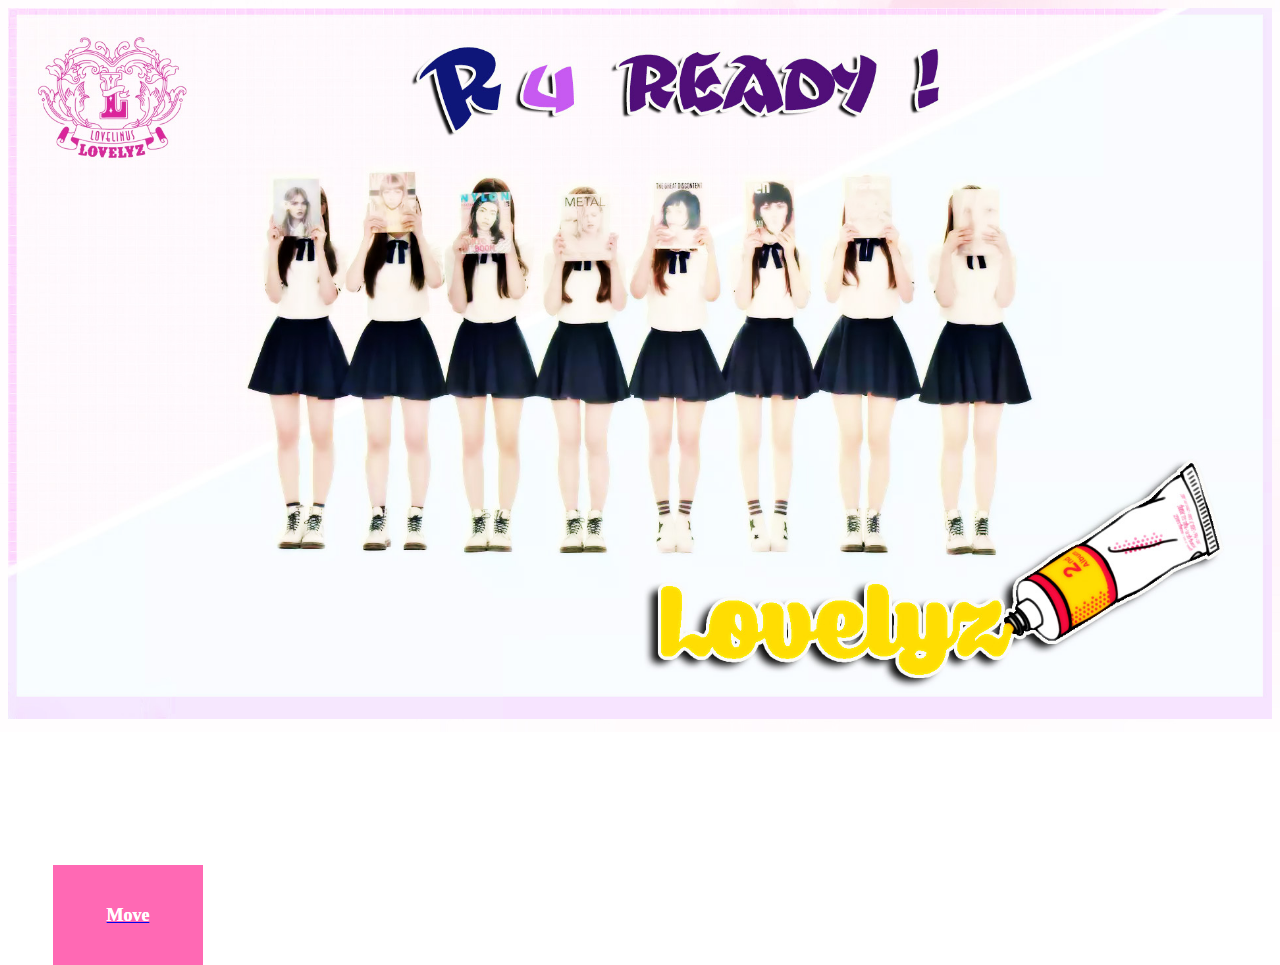
<file: index.html>
<!doctype html>
<html>
<head>
<meta charset="utf-8">
<title>Lovelyz</title>
<link href="style.css" rel="stylesheet" type="text/css">

</head>

<body>

<img src="image/cover/lovelyz_main.jpg" width="100%" height="100%" alt="main"/>
<div class="container"><a href="main.html" target="_self">
	<div class="flip-btn">
		<div class="front"><b>Move</b></div>
		<div class="back"><b>Go!</b></div>
	</div>
</body>
<footer>

</footer>


</html>
</file>
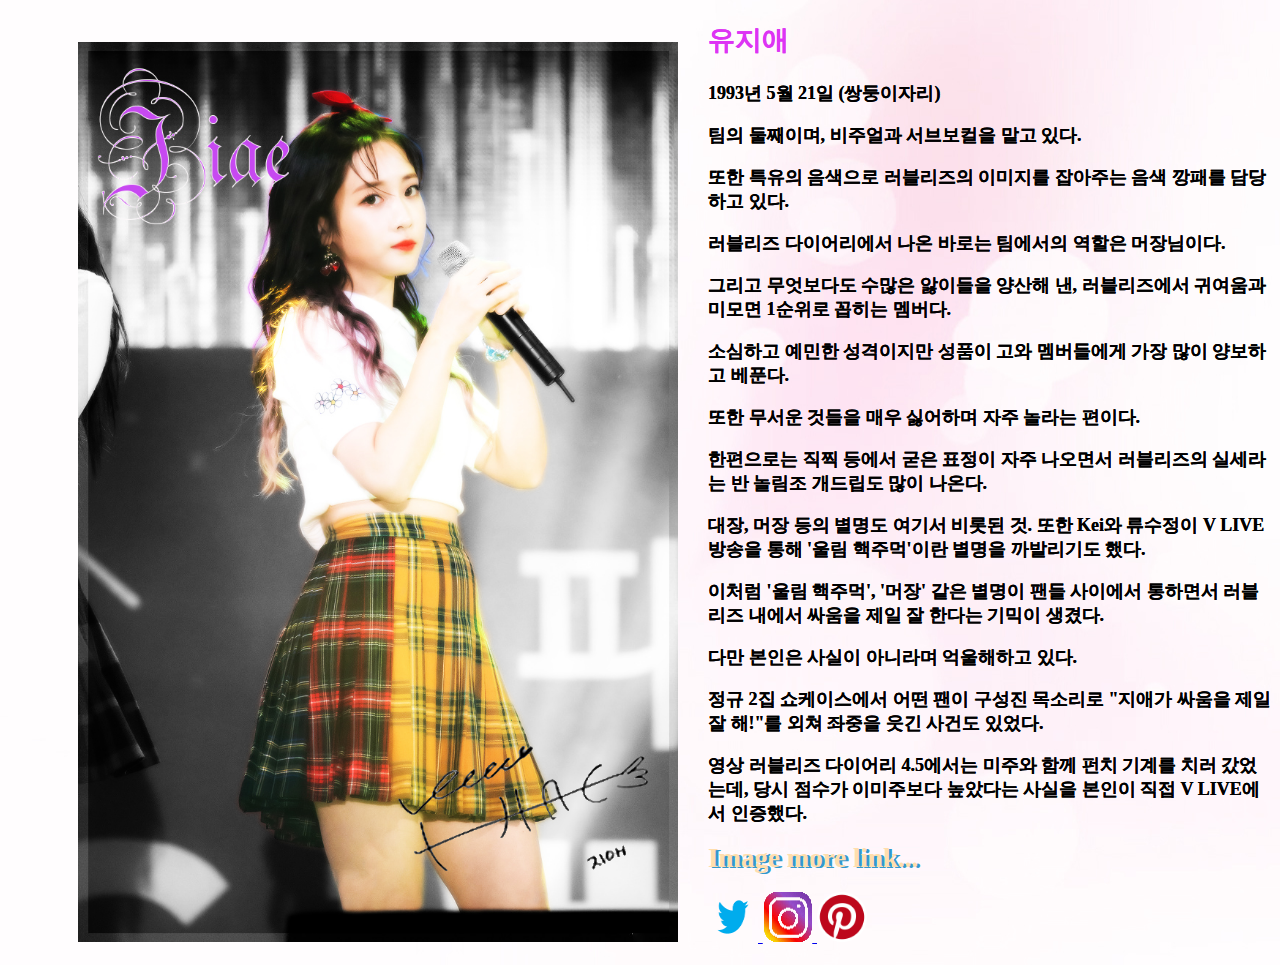
<file: jiae.html>
<!doctype html>
<html>
<head>
<title>jiae</title>
<meta charset="utf-8">
<link href="style.css" rel="stylesheet" type="text/css">
</head>

<body>
	<ul>
		<setion id="container">
<a href="main.html" target="_self">
<div><img src="image/cover/jiae cover.jpg" width="600" height="auto" alt="jiae"align="left" vspace=20 hspace=30/>
	</a>
	</setion>
	</ul>
	<section id= "container">


        <ul>
		<h2 style="color: #DD34F4">유지애</h2>
			                          <p>1993년 5월 21일 (쌍둥이자리)</p>
                   			          <p>팀의 둘째이며, 비주얼과 서브보컬을 맡고 있다.</p>
									  <p>또한 특유의 음색으로 러블리즈의 이미지를 잡아주는 음색 깡패를 담당하고 있다.</p>
									  <p>러블리즈 다이어리에서 나온 바로는 팀에서의 역할은 머장님이다.</p>
									  <p>그리고 무엇보다도 수많은 앓이들을 양산해 낸, 러블리즈에서 귀여움과 미모면 1순위로 꼽히는 멤버다.</p>
			                          <p>소심하고 예민한 성격이지만 성품이 고와 멤버들에게 가장 많이 양보하고 베푼다.</p>
			                          <p>또한 무서운 것들을 매우 싫어하며 자주 놀라는 편이다.</p>
			                          <p>한편으로는 직찍 등에서 굳은 표정이 자주 나오면서 러블리즈의 실세라는 반 놀림조 개드립도 많이 나온다.</p>
			                          <p>대장, 머장 등의 별명도 여기서 비롯된 것. 또한 Kei와 류수정이 V LIVE 방송을 통해 '울림 핵주먹'이란 별명을 까발리기도 했다.</p>
                                      <p>이처럼 '울림 핵주먹', '머장' 같은 별명이 팬들 사이에서 통하면서 러블리즈 내에서 싸움을 제일 잘 한다는 기믹이 생겼다.</p>
			                          <p>다만 본인은 사실이 아니라며 억울해하고 있다.</p>
			                          <p>정규 2집 쇼케이스에서 어떤 팬이 구성진 목소리로 "지애가 싸움을 제일 잘 해!"를 외쳐 좌중을 웃긴 사건도 있었다.</p>
			                          <p>영상 러블리즈 다이어리 4.5에서는 미주와 함께 펀치 기계를 치러 갔었는데,
									     당시 점수가 이미주보다 높았다는 사실을 본인이 직접 V LIVE에서 인증했다.</p>

</ul>
									<div> 
	                             <ul>
								  <p><pu><sh>Image more link...</sh></pu></p>
	                             </ul>
								  
	                            <p>
								<ul>
						            <a href="https://twitter.com/hashtag/%EC%9C%A0%EC%A7%80%EC%95%A0" target="_blank">
									  <img src="image/logo/twitter logo.gif" width="50" height="50" alt="twitter"/>
										</a> 
										
	                               
	                                <a href="https://www.instagram.com/9.3.0521/?hl=ko" target="_blank">								      
									<img src="image/logo/instagram logo.gif" width="50" height="50" alt="instagram"/> 
								    </a>                                  
									
									<a href="https://www.pinterest.co.kr/search/pins/?q=%EC%9C%A0%EC%A7%80%EC%95%A0&rs=typed&term_meta[]=%EC%9C%A0%EC%A7%80%EC%95%A0%7Ctyped" target="_blank">							   			
									<img src="image/logo/Pinterest-logo.gif" width="50" height="50" alt="pinterest"/>
                                </ul>
	                               </p>		
	                               </div>
										  

  </section>
</div>

</body>


<footer>

</footer>
</html>
</file>
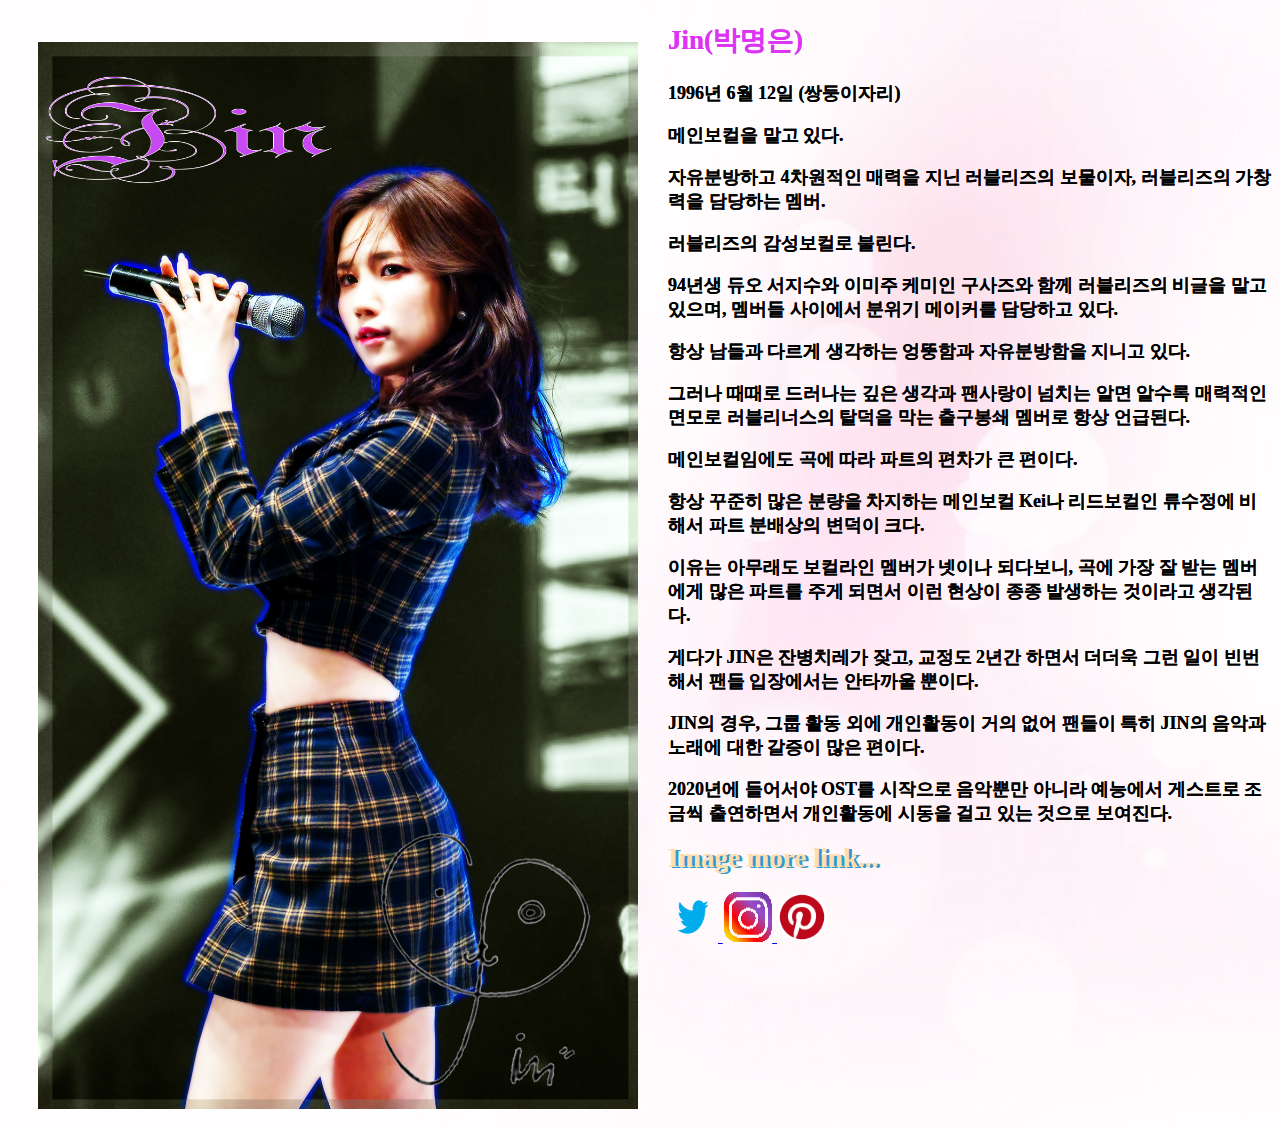
<file: jin.html>
<!doctype html>
<html>
<head>
	<title>jin</title>
<meta charset="utf-8">
<link href="style.css" rel="stylesheet" type="text/css">
</head>

<body>
	<section id= "container">
	<div>
		<a href="main.html" target="_self">
		<img src="image/cover/jin cover.jpg" width="600" height="auto" alt="jin"align="left" vspace=20 hspace=30/>
		</a>
		</setion>
<section id= "container">
    <ul>
		<h2 style="color: #DD34F4">Jin(박명은)</h2>
		<p>1996년 6월 12일 (쌍둥이자리)</p>
		<p> 메인보컬을 맡고 있다.</p>
        <p>자유분방하고 4차원적인 매력을 지닌 러블리즈의 보물이자, 러블리즈의 가창력을 담당하는 멤버.</p>
		<p>러블리즈의 감성보컬로 불린다.</p>
		<p>94년생 듀오 서지수와 이미주 케미인 구사즈와 함께 러블리즈의 비글을 맡고 있으며, 멤버들 사이에서 분위기 메이커를 담당하고 있다.</p>
		<p>항상 남들과 다르게 생각하는 엉뚱함과 자유분방함을 지니고 있다.</p>
		<p>그러나 때때로 드러나는 깊은 생각과 팬사랑이 넘치는 알면 알수록 매력적인 면모로 러블리너스의 탈덕을 막는 출구봉쇄 멤버로 항상 언급된다.</p>
		<p>메인보컬임에도 곡에 따라 파트의 편차가 큰 편이다.
		<p>항상 꾸준히 많은 분량을 차지하는 메인보컬 Kei나 리드보컬인 류수정에 비해서 파트 분배상의 변덕이 크다.
		<p>이유는 아무래도 보컬라인 멤버가 넷이나 되다보니, 곡에 가장 잘 받는 멤버에게 많은 파트를 주게 되면서 이런 현상이 종종 발생하는 것이라고 생각된다.</p>
		<p>게다가 JIN은 잔병치레가 잦고, 교정도 2년간 하면서 더더욱 그런 일이 빈번해서 팬들 입장에서는 안타까울 뿐이다.
		<p>JIN의 경우, 그룹 활동 외에 개인활동이 거의 없어 팬들이 특히 JIN의 음악과 노래에 대한 갈증이 많은 편이다.</p>
		<p>2020년에 들어서야 OST를 시작으로 음악뿐만 아니라 예능에서 게스트로 조금씩 출연하면서 개인활동에 시동을 걸고 있는 것으로 보여진다.</p>

</ul>

	   <div> 
	                             <ul>
								  <p><pu><sh>Image more link...</sh></pu></p>
	                             </ul>
								  
	                            <p>
								<ul>
						            <a href="https://twitter.com/search?q=%EB%9F%AC%EB%B8%94%EB%A6%AC%EC%A6%88%20jin&src=typed_query&f=top" target="_blank">
									  <img src="image/logo/twitter logo.gif" width="50" height="50" alt="twitter"/>
										</a> 
										
	                               
	                                <a href="https://www.instagram.com/myungnee_/?hl=ko" target="_blank">								      
									<img src="image/logo/instagram logo.gif" width="50" height="50" alt="instagram"/> 
								    </a>                                  
									
									<a href="https://www.pinterest.co.kr/search/pins/?q=%EB%9F%AC%EB%B8%94%EB%A6%AC%EC%A6%88%20jin&rs=typed&term_meta[]=%EB%9F%AC%EB%B8%94%EB%A6%AC%EC%A6%88%7Ctyped&term_meta[]=jin%7Ctyped" target="_blank">							   			
									<img src="image/logo/Pinterest-logo.gif" width="50" height="50" alt="pinterest"/>
                                </ul>
	                               </p>		
	                               </div>

</section>
</body>

<footer>

</footer>
</html>
</file>
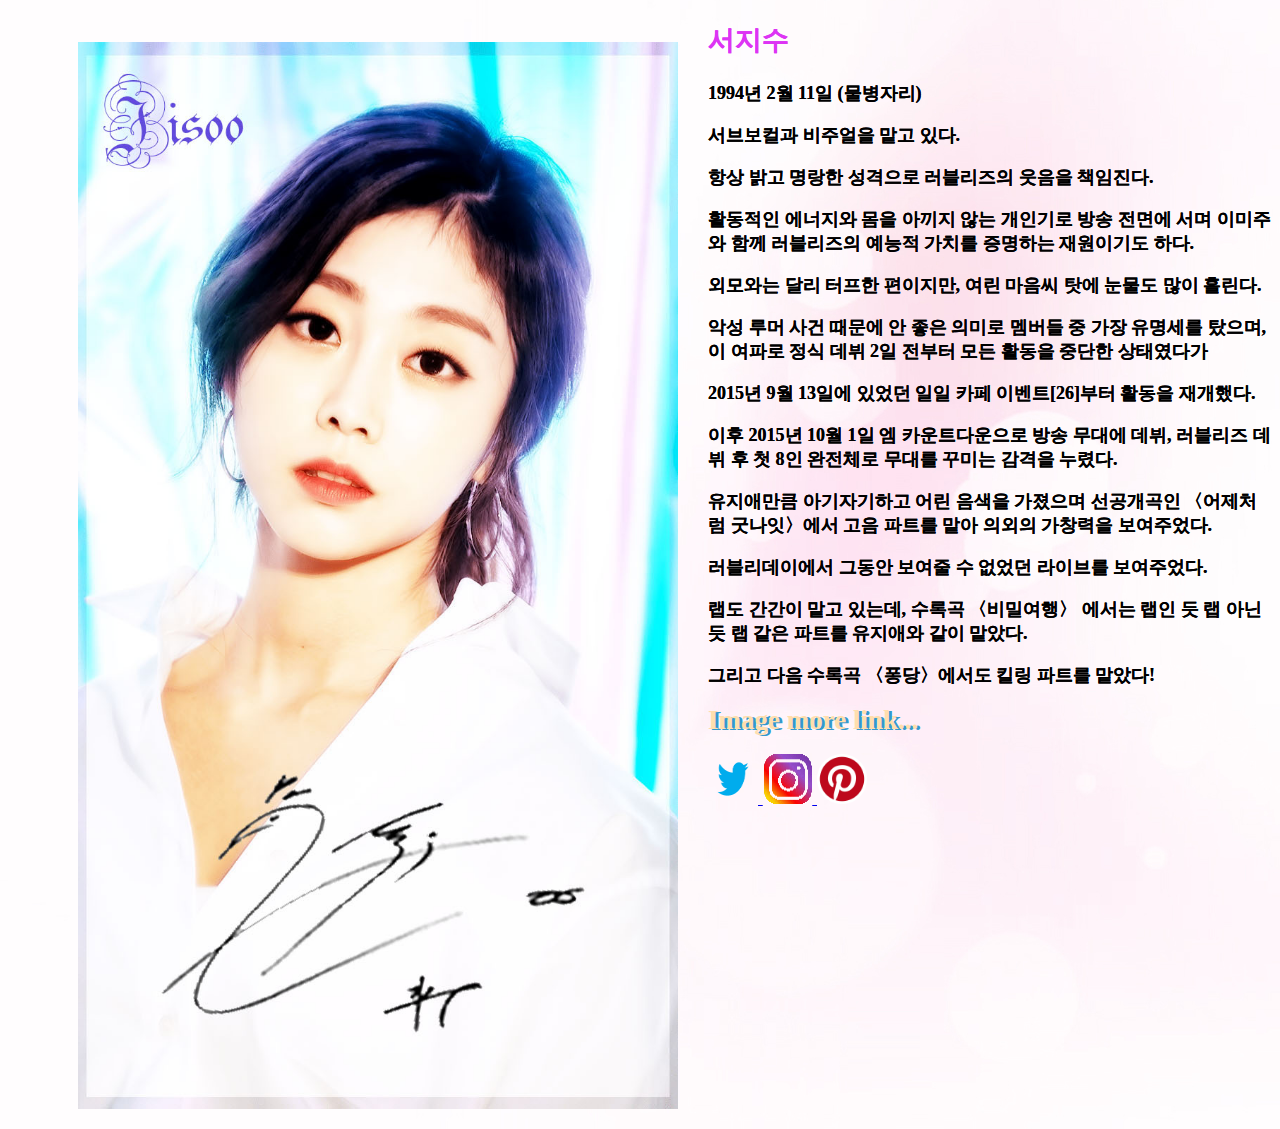
<file: jisoo.html>
<!doctype html>
<html>
<head>
<title>jisoo</title>
<meta charset="utf-8">
<link href="style.css" rel="stylesheet" type="text/css">
</head>

<body>
	<ul>
	<section id="container">
		<a href="main.html" target="_self">
	<img src="image/cover/jisoo cover.jpg" width="600" height="auto" alt="jisoo" align="left" vspace=20 hspace=30/>
		</a>
		</setion>
	</ul>
<div>
	<section id= "container">
    <ul>
		<h2 style="color: #DD34F4">서지수</h2>
                                  <p>1994년 2월 11일 (물병자리)</p>
		                          <p> 서브보컬과 비주얼을 맡고 있다.
                                  <p>항상 밝고 명랑한 성격으로 러블리즈의 웃음을 책임진다.</p>
		                          <p>활동적인 에너지와 몸을 아끼지 않는 개인기로 방송 전면에 서며 이미주와 함께 러블리즈의 예능적 가치를 증명하는 재원이기도 하다.</p>
		                          <p>외모와는 달리 터프한 편이지만, 여린 마음씨 탓에 눈물도 많이 흘린다.</p>
		                          <p>악성 루머 사건 때문에 안 좋은 의미로 멤버들 중 가장 유명세를 탔으며, 이 여파로 정식 데뷔 2일 전부터 모든 활동을 중단한 상태였다가</P>
								  <p>2015년 9월 13일에 있었던 일일 카페 이벤트[26]부터 활동을 재개했다.</p>
		                          <p>이후 2015년 10월 1일 엠 카운트다운으로 방송 무대에 데뷔, 러블리즈 데뷔 후 첫 8인 완전체로 무대를 꾸미는 감격을 누렸다.</p>
	                              <p>유지애만큼 아기자기하고 어린 음색을 가졌으며 선공개곡인 〈어제처럼 굿나잇〉에서 고음 파트를 맡아 의외의 가창력을 보여주었다.
		                          <p>러블리데이에서 그동안 보여줄 수 없었던 라이브를 보여주었다.</p>
	                              <p>랩도 간간이 맡고 있는데, 수록곡 〈비밀여행〉 에서는 랩인 듯 랩 아닌 듯 랩 같은 파트를 유지애와 같이 맡았다.</p>
								  <p>그리고 다음 수록곡 〈퐁당〉에서도 킬링 파트를 맡았다!</p>

  </ul>

	                              <div> 
	                             <ul>
								  <p><pu><sh>Image more link...</sh></pu></p>
	                             </ul>
								  
	                            <p>
								<ul>
						            <a href="https://twitter.com/search?q=%23%EB%9F%AC%EB%B8%94%EB%A6%AC%EC%A6%88%20%EC%84%9C%EC%A7%80%EC%88%98&src=typed_query&f=top" target="_blank">
									  <img src="image/logo/twitter logo.gif" width="50" height="50" alt="twitter"/>
										</a> 
										
	                               
	                                <a href="https://www.instagram.com/jeezepizza/?hl=kohttps://www.instagram.com/jeezepizza/?hl=ko" target="_blank">								      
									<img src="image/logo/instagram logo.gif" width="50" height="50" alt="instagram"/> 
								    </a>                                  
									
									<a href="https://www.pinterest.co.kr/search/pins/?q=%EB%9F%AC%EB%B8%94%EB%A6%AC%EC%A6%88%20%EC%84%9C%EC%A7%80%EC%88%98&rs=typed&term_meta[]=%EB%9F%AC%EB%B8%94%EB%A6%AC%EC%A6%88%7Ctyped&term_meta[]=%EC%84%9C%EC%A7%80%EC%88%98%7Ctyped" target="_blank">							   			
									<img src="image/logo/Pinterest-logo.gif" width="50" height="50" alt="pinterest"/>
                                </ul>
	                               </p>		
	                               </div>

</section>
</div>
</body>
<footer>
</footer>

</html>
</file>
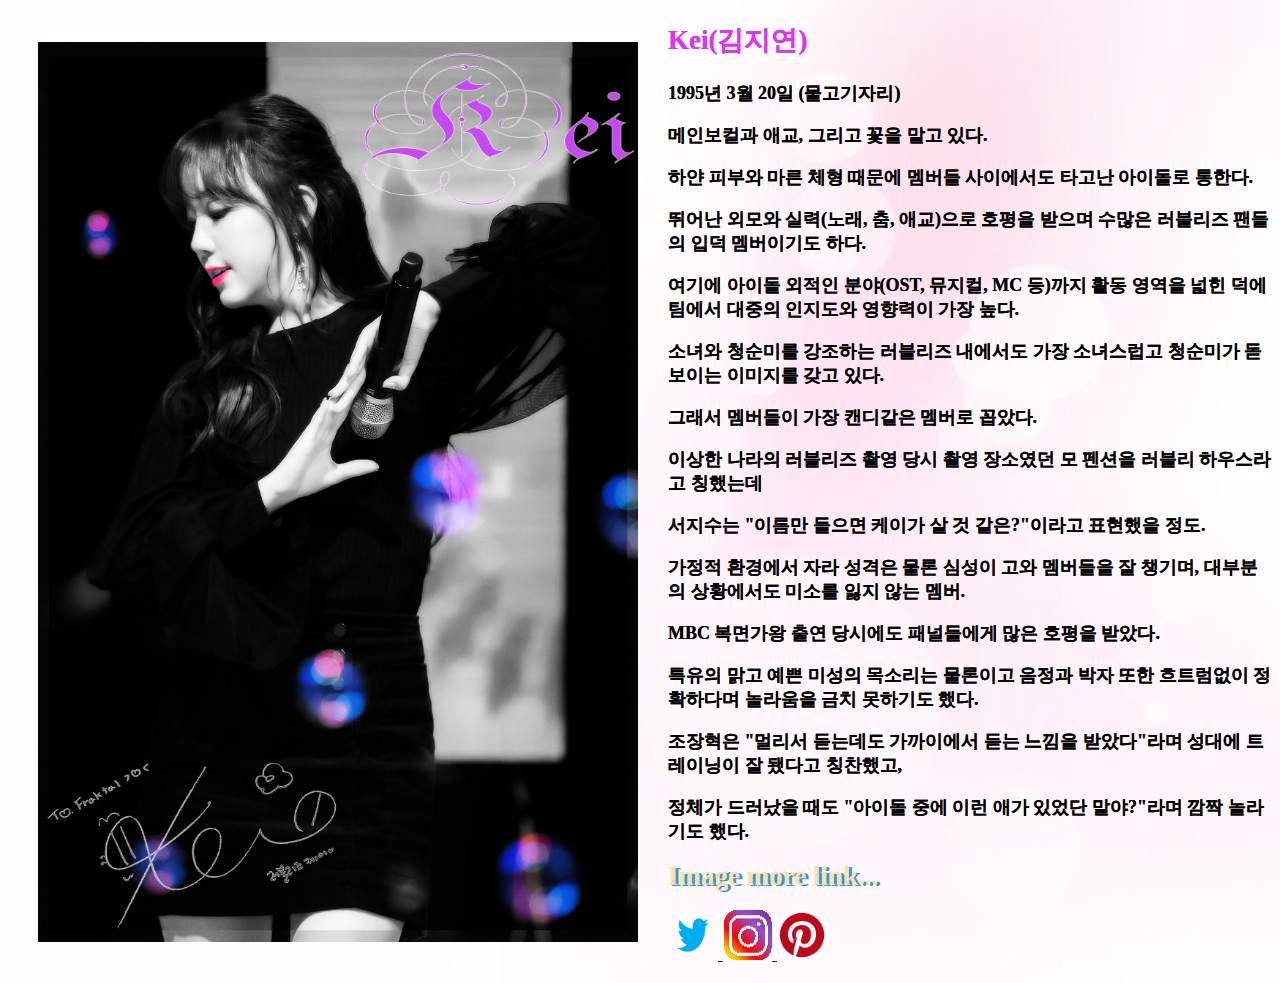
<file: kei.html>
<!doctype html>
<html>
<head>
<title>kei</title>
<meta charset="utf-8">
<link href="style.css" rel="stylesheet" type="text/css">
</head>
<body>
	<section id="container">
	 	<div>
			<a  href="main.html" target="_self">
	         <img src="image/cover/kei cover.jpg" width="600" height="auto" alt="kei"align="left" vspace=20 hspace=30/>
		</a>
		</div>
	</section>
	<section id= "container">
    <ul>
		<h2 style="color: #DD34F4">Kei(김지연)</h2>
			<p>1995년 3월 20일 (물고기자리)</p>
			<p>메인보컬과 애교, 그리고 꽃을 맡고 있다.</p>
            <p>하얀 피부와 마른 체형 때문에 멤버들 사이에서도 타고난 아이돌로 통한다.</p>
			<p>뛰어난 외모와 실력(노래, 춤, 애교)으로 호평을 받으며 수많은 러블리즈 팬들의 입덕 멤버이기도 하다.</p>
			<p>여기에 아이돌 외적인 분야(OST, 뮤지컬, MC 등)까지 활동 영역을 넓힌 덕에 팀에서 대중의 인지도와 영향력이 가장 높다.</p>
            <p>소녀와 청순미를 강조하는 러블리즈 내에서도 가장 소녀스럽고 청순미가 돋보이는 이미지를 갖고 있다.</p>
			<p>그래서 멤버들이 가장 캔디같은 멤버로 꼽았다.</p>
			<p>이상한 나라의 러블리즈 촬영 당시 촬영 장소였던 모 펜션을 러블리 하우스라고 칭했는데
			<p>서지수는 "이름만 들으면 케이가 살 것 같은?"이라고 표현했을 정도.</p>
			<p>가정적 환경에서 자라 성격은 물론 심성이 고와 멤버들을 잘 챙기며, 대부분의 상황에서도 미소를 잃지 않는 멤버.</p>
			<p>MBC 복면가왕 출연 당시에도 패널들에게 많은 호평을 받았다.
			<p>특유의 맑고 예쁜 미성의 목소리는 물론이고 음정과 박자 또한 흐트럼없이 정확하다며 놀라움을 금치 못하기도 했다.</p>
			<p>조장혁은 "멀리서 듣는데도 가까이에서 듣는 느낌을 받았다"라며 성대에 트레이닝이 잘 됐다고 칭찬했고,
			<p>정체가 드러났을 때도 "아이돌 중에 이런 애가 있었단 말야?"라며 깜짝 놀라기도 했다.</p>
      </ul>

		     <div> 
	                             <ul>
								  <p><pu><sh>Image more link...</sh></pu></p>
	                             </ul>
								  
	                            <p>
								<ul>
						            <a href="https://twitter.com/search?q=%EB%9F%AC%EB%B8%94%EB%A6%AC%EC%A6%88%20kei&src=typed_query&f=top" target="_blank">
									  <img src="image/logo/twitter logo.gif" width="50" height="50" alt="twitter"/>
										</a> 
										
	                               
	                                <a href="https://www.instagram.com/_flower_kei/?hl=ko" target="_blank">								      
									<img src="image/logo/instagram logo.gif" width="50" height="50" alt="instagram"/> 
								    </a>                                  
									
									<a href="https://www.pinterest.co.kr/search/pins/?q=%EB%9F%AC%EB%B8%94%EB%A6%AC%EC%A6%88%20KEI&rs=typed&term_meta[]=%EB%9F%AC%EB%B8%94%EB%A6%AC%EC%A6%88%7Ctyped&term_meta[]=KEI%7Ctyped" target="_blank">							   			
									<img src="image/logo/Pinterest-logo.gif" width="50" height="50" alt="pinterest"/>
                                </ul>
	                               </p>		
	                               </div>


    </section>

</div>
</body>
<footer>
</footer>
</html>
</file>
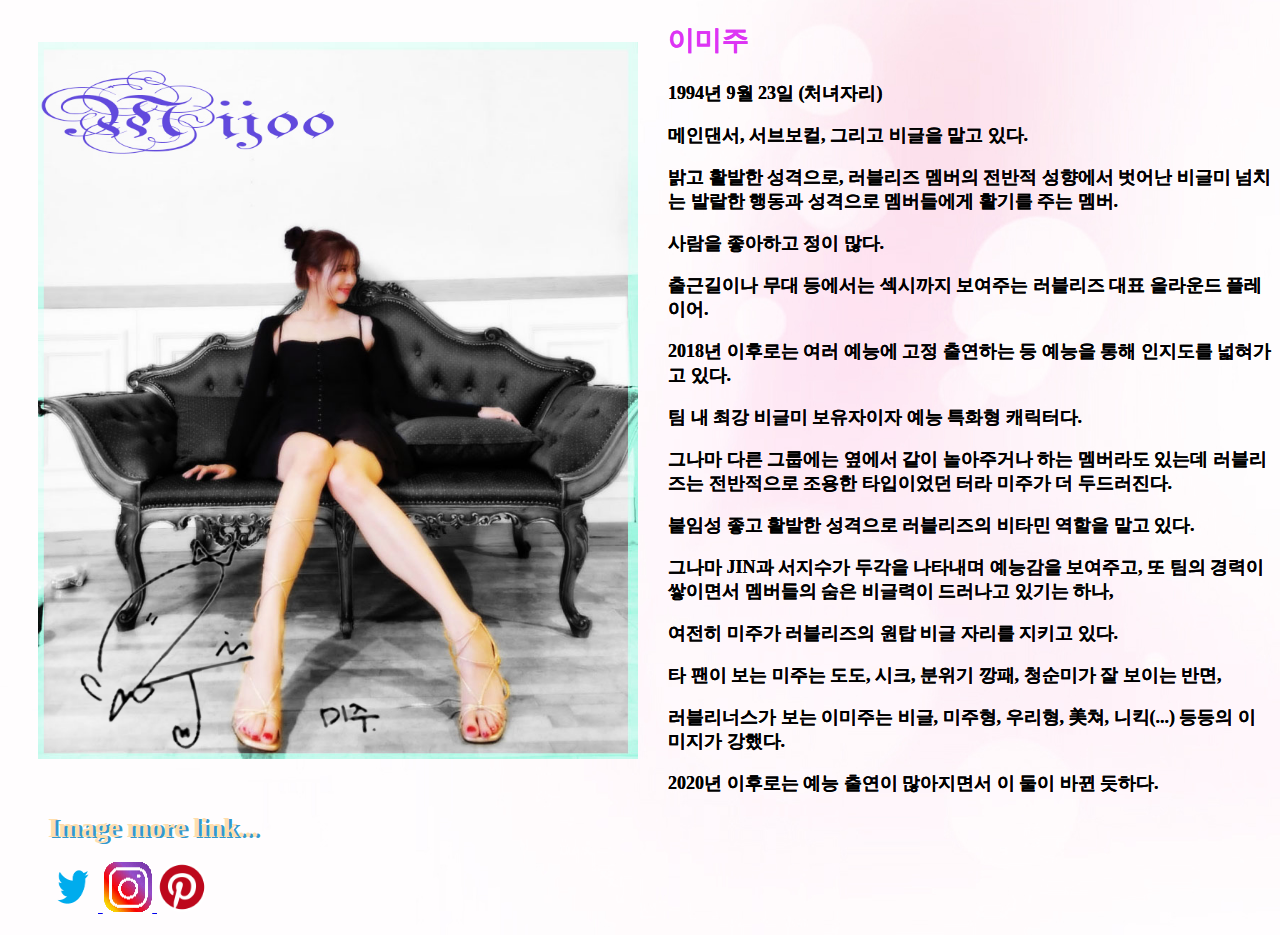
<file: mijoo.html>
<!doctype html>
<html>
<head>
<title>mijoo</title>
<meta charset="utf-8">
<link href="style.css" rel="stylesheet" type="text/css">
</head>

<body>
	<section id= "container">
		
	<div>
		<a href="main.html" target="_self">
		<img src="image/cover/mijoo cover.jpg" width="600" height="auto" alt="mijoo"align="left" vspace=20 hspace=30/>
		</a>
		</setion>
	<section id= "container">
        <ul>
		<h2 style="color: #DD34F4">이미주</h2>
		    <p>1994년 9월 23일 (처녀자리)</p>
            <p>메인댄서, 서브보컬, 그리고 비글을 맡고 있다.
            <p>밝고 활발한 성격으로, 러블리즈 멤버의 전반적 성향에서 벗어난 비글미 넘치는 발랄한 행동과 성격으로 멤버들에게 활기를 주는 멤버.</p>
		    <p>사람을 좋아하고 정이 많다.</p>
		    <p>출근길이나 무대 등에서는 섹시까지 보여주는 러블리즈 대표 올라운드 플레이어.</p>
		    <p>2018년 이후로는 여러 예능에 고정 출연하는 등 예능을 통해 인지도를 넓혀가고 있다.</p>
			<p>팀 내 최강 비글미 보유자이자 예능 특화형 캐릭터다.</p>
			<p>그나마 다른 그룹에는 옆에서 같이 놀아주거나 하는 멤버라도 있는데 러블리즈는 전반적으로 조용한 타입이었던 터라 미주가 더 두드러진다.</p>
			<p>붙임성 좋고 활발한 성격으로 러블리즈의 비타민 역할을 맡고 있다.</p>
			<p>그나마 JIN과 서지수가 두각을 나타내며 예능감을 보여주고, 또 팀의 경력이 쌓이면서 멤버들의 숨은 비글력이 드러나고 있기는 하나,</p>
			<p>여전히 미주가 러블리즈의 원탑 비글 자리를 지키고 있다.</p>
			<p>타 팬이 보는 미주는 도도, 시크, 분위기 깡패, 청순미가 잘 보이는 반면,</p>
			<p>러블리너스가 보는 이미주는 비글, 미주형, 우리형, 美쳐, 니킥(...) 등등의 이미지가 강했다.</p>
			<p>2020년 이후로는 예능 출연이 많아지면서 이 둘이 바뀐 듯하다.</p>
      </ul>

		     <div> 
	                             <ul>
								  <p><pu><sh>Image more link...</sh></pu></p>
	                             </ul>
								  
	                            <p>
								<ul>
						            <a href="https://twitter.com/hashtag/%EC%9D%B4%EB%AF%B8%EC%A3%BC" target="_blank">
									  <img src="image/logo/twitter logo.gif" width="50" height="50" alt="twitter"/>
										</a> 
										
	                               
	                                <a href="https://www.instagram.com/lvlz__mijoo/" target="_blank">								      
									<img src="image/logo/instagram logo.gif" width="50" height="50" alt="instagram"/> 
								    </a>                                  
									
									<a href="https://www.pinterest.co.kr/search/pins/?q=%EB%9F%AC%EB%B8%94%EB%A6%AC%EC%A6%88%20%EC%9D%B4%EB%AF%B8%EC%A3%BC&rs=typed&term_meta[]=%EB%9F%AC%EB%B8%94%EB%A6%AC%EC%A6%88%7Ctyped&term_meta[]=%EC%9D%B4%EB%AF%B8%EC%A3%BC%7Ctyped" target="_blank">							   			
									<img src="image/logo/Pinterest-logo.gif" width="50" height="50" alt="pinterest"/>
                                </ul>
	                               </p>		
	                               </div>



    </section>

</div>

</body>

<footer>

</footer>
</html>
</file>
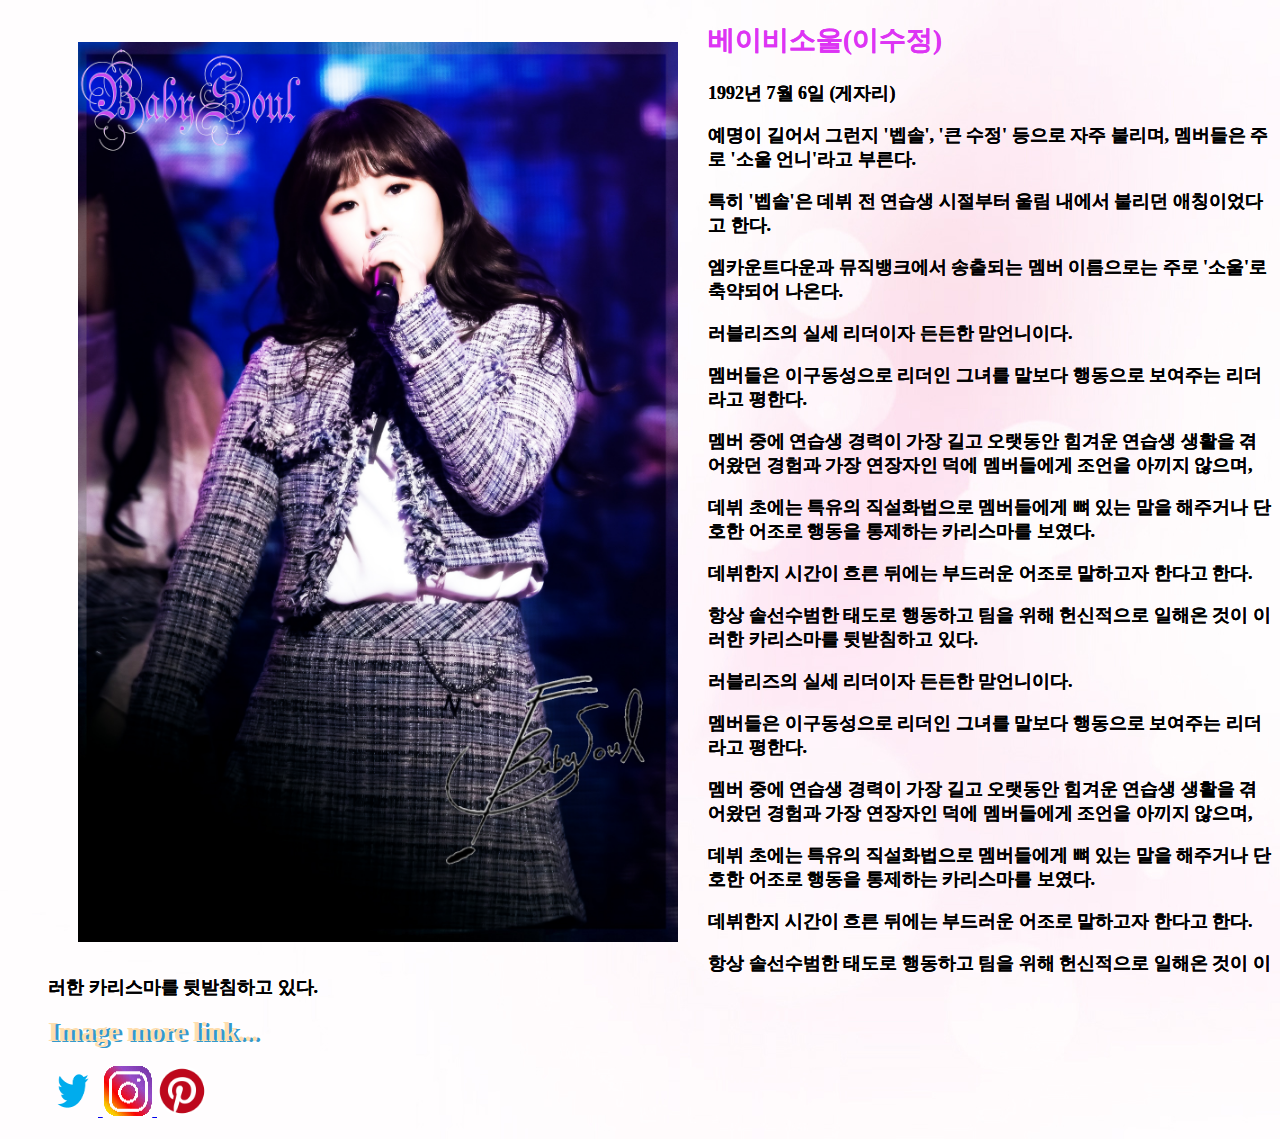
<file: soul.html>
<!doctype html>
<html>
<head>
<title>soul</title>
<meta charset="utf-8">
<link href="style.css" rel="stylesheet" type="text/css">
</head>

<body>


	
	<section id= "container">
		<div>
		<ul>
	<a href="main.html" target="_self">
	<img src="image/cover/soul cover.jpg" width="600" height="auto" alt="soul"align="left" vspace=20 hspace=30/>	
	</a>
		</div>
			</ul>
			</setion>
		<ul>  
	    <div> 
		<h2 style="color: #DD34F4">베이비소울(이수정)</h2>
			                      <p>1992년 7월 6일 (게자리)</p>
                                  <p>예명이 길어서 그런지 '벱솔', '큰 수정' 등으로 자주 불리며, 멤버들은 주로 '소울 언니'라고 부른다.</p>
                                  <p>특히 '벱솔'은 데뷔 전 연습생 시절부터 울림 내에서 불리던 애칭이었다고 한다.</p>
                                  <p>엠카운트다운과 뮤직뱅크에서 송출되는 멤버 이름으로는 주로 '소울'로 축약되어 나온다.</p>
			                      <p>러블리즈의 실세 리더이자 든든한 맏언니이다.</p>
			                      <p>멤버들은 이구동성으로 리더인 그녀를 말보다 행동으로 보여주는 리더라고 평한다.</p>
                                  <p>멤버 중에 연습생 경력이 가장 길고 오랫동안 힘겨운 연습생 생활을 겪어왔던 경험과 가장 연장자인 덕에 멤버들에게 조언을 아끼지 않으며,</p>
								  <p>데뷔 초에는 특유의 직설화법으로 멤버들에게 뼈 있는 말을 해주거나 단호한 어조로 행동을 통제하는 카리스마를 보였다.</P>
		                          <p>데뷔한지 시간이 흐른 뒤에는 부드러운 어조로 말하고자 한다고 한다.</p>
		                          <p>항상 솔선수범한 태도로 행동하고 팀을 위해 헌신적으로 일해온 것이 이러한 카리스마를 뒷받침하고 있다.</p>
								  <p>러블리즈의 실세 리더이자 든든한 맏언니이다.</p>
		                          <p>멤버들은 이구동성으로 리더인 그녀를 말보다 행동으로 보여주는 리더라고 평한다.</P>
	                              <p>멤버 중에 연습생 경력이 가장 길고 오랫동안 힘겨운 연습생 생활을 겪어왔던 경험과 가장 연장자인 덕에 멤버들에게 조언을 아끼지 않으며,</p>
	                              <p>데뷔 초에는 특유의 직설화법으로 멤버들에게 뼈 있는 말을 해주거나 단호한 어조로 행동을 통제하는 카리스마를 보였다.</p>
								  <p>데뷔한지 시간이 흐른 뒤에는 부드러운 어조로 말하고자 한다고 한다.</p>
								  <p>항상 솔선수범한 태도로 행동하고 팀을 위해 헌신적으로 일해온 것이 이러한 카리스마를 뒷받침하고 있다.</p>
	</div>
	</ul>
                                 <div> 
	                             <ul>
								  <p><pu><sh>Image more link...</sh></pu></p>
	                             </ul>
								  
	                            <p>
								<ul>
						            <a href="https://twitter.com/search?q=%23%EB%B2%A0%EC%9D%B4%EB%B9%84%EC%86%8C%EC%9A%B8%2C" target="_blank">
									  <img src="image/logo/twitter logo.gif" width="50" height="50" alt="twitter"/>
										</a> 
										
	                               
	                                <a href="https://www.instagram.com/babysoullvlz/" target="_blank">								      
									<img src="image/logo/instagram logo.gif" width="50" height="50" alt="instagram"/> 
								    </a>                                  
									
									<a href="https://www.pinterest.co.kr/search/pins/?q=%EB%B2%A0%EC%9D%B4%EB%B9%84%EC%86%8C%EC%9A%B8&rs=typed&term_meta[]=%EB%B2%A0%EC%9D%B4%EB%B9%84%EC%86%8C%EC%9A%B8%7Ctyped" target="_blank">							   			
									<img src="image/logo/Pinterest-logo.gif" width="50" height="50" alt="pinterest"/>
                                </ul>
	                               </p>		
	                               </div>
	                     
	</section>
</div>

</body>

<footer>

</footer>
</html>
</file>
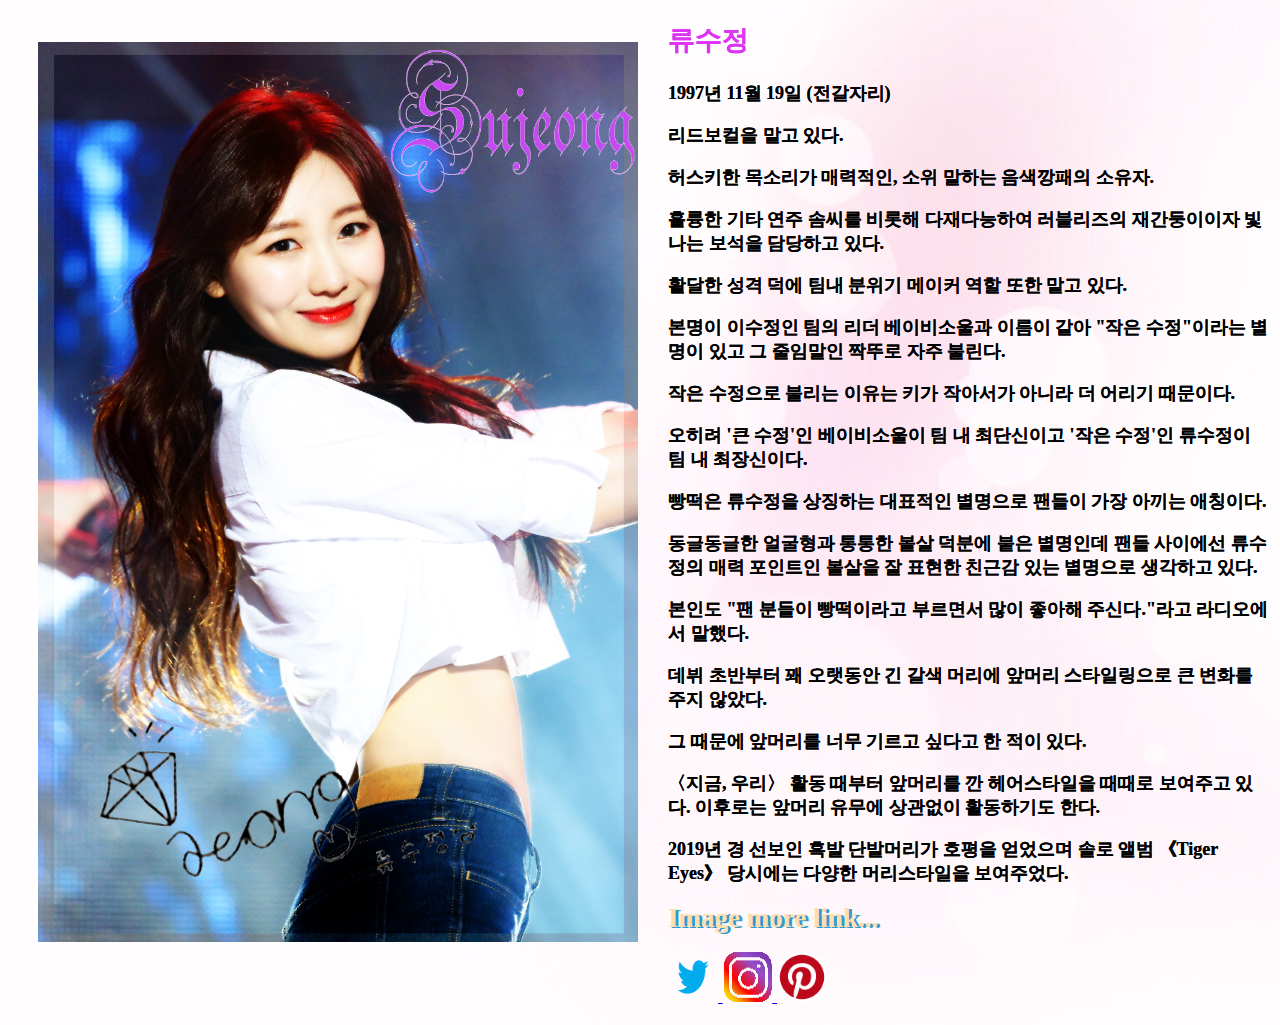
<file: sujeong.html>
<!doctype html>
<html>
<head>
<title>sujeong</title>
<meta charset="utf-8">
<link href="style.css" rel="stylesheet" type="text/css">
</head>

<body>
	<section id= "container">
	<div>
		<a href="main.html" target="_self">
	<img src="image/cover/sujeong cover.jpg" width="600" height="auto" alt="sejong" class="shdow" align="left" vspace=20 hspace=30/>
		</a>
		</div>
		</setion>
		
	<section id= "container">
        <div>
		<ul>
			
		<h2 style="color: #DD34F4">류수정</h2>
			<p>1997년 11월 19일 (전갈자리)</p>
			<p>리드보컬을 맡고 있다.</p>
			<p>허스키한 목소리가 매력적인, 소위 말하는 음색깡패의 소유자.</p>
			<p>훌륭한 기타 연주 솜씨를 비롯해 다재다능하여 러블리즈의 재간둥이이자 빛나는 보석을 담당하고 있다.</p>
			<p>활달한 성격 덕에 팀내 분위기 메이커 역할 또한 맡고 있다.</p>
            <p>본명이 이수정인 팀의 리더 베이비소울과 이름이 같아 "작은 수정"이라는 별명이 있고 그 줄임말인 짝뚜로 자주 불린다.</p>
			<p>작은 수정으로 불리는 이유는 키가 작아서가 아니라 더 어리기 때문이다.</p>
			<p>오히려 '큰 수정'인 베이비소울이 팀 내 최단신이고 '작은 수정'인 류수정이 팀 내 최장신이다.</p>
			<p>빵떡은 류수정을 상징하는 대표적인 별명으로 팬들이 가장 아끼는 애칭이다.</p>
			<p>동글동글한 얼굴형과 통통한 볼살 덕분에 붙은 별명인데 팬들 사이에선 류수정의 매력 포인트인 볼살을 잘 표현한 친근감 있는 별명으로 생각하고 있다.</p>
			<p>본인도 "팬 분들이 빵떡이라고 부르면서 많이 좋아해 주신다."라고 라디오에서 말했다.</p>
			<p>데뷔 초반부터 꽤 오랫동안 긴 갈색 머리에 앞머리 스타일링으로 큰 변화를 주지 않았다.
			<p>그 때문에 앞머리를 너무 기르고 싶다고 한 적이 있다.</p>
			<p>〈지금, 우리〉 활동 때부터 앞머리를 깐 헤어스타일을 때때로 보여주고 있다.
				이후로는 앞머리 유무에 상관없이 활동하기도 한다.</p>
			<p>2019년 경 선보인 흑발 단발머리가 호평을 얻었으며 솔로 앨범 《Tiger Eyes》 당시에는 다양한 머리스타일을 보여주었다.</p>
        </ul>
		</div>
		   <div> 
	                             <ul>
								  <p><pu><sh>Image more link...</sh></pu></p>
	                             </ul>
								  
	                            <p>
								<ul>
						            <a href="https://twitter.com/search?q=%EB%9F%AC%EB%B8%94%EB%A6%AC%EC%A6%88%20%EB%A5%98%EC%88%98%EC%A0%95&src=typed_query&f=top" target="_blank">
									  <img src="image/logo/twitter logo.gif" width="50" height="50" alt="twitter"/>
										</a> 
										
	                               
	                                <a href="https://www.instagram.com/iloveryu._/?hl=ko" target="_blank">								      
									<img src="image/logo/instagram logo.gif" width="50" height="50" alt="instagram"/> 
								    </a>                                  
									
									<a href="https://www.pinterest.co.kr/search/pins/?q=%EB%9F%AC%EB%B8%94%EB%A6%AC%EC%A6%88%20%EB%A5%98%EC%88%98%EC%A0%95&rs=typed&term_meta[]=%EB%9F%AC%EB%B8%94%EB%A6%AC%EC%A6%88%7Ctyped&term_meta[]=%EB%A5%98%EC%88%98%EC%A0%95%7Ctyped" target="_blank">							   			
									<img src="image/logo/Pinterest-logo.gif" width="50" height="50" alt="pinterest"/>
                                </ul>
	                               </p>		
	                               </div>

</section>
</body>

<footer>

</footer>
</html>
</file>
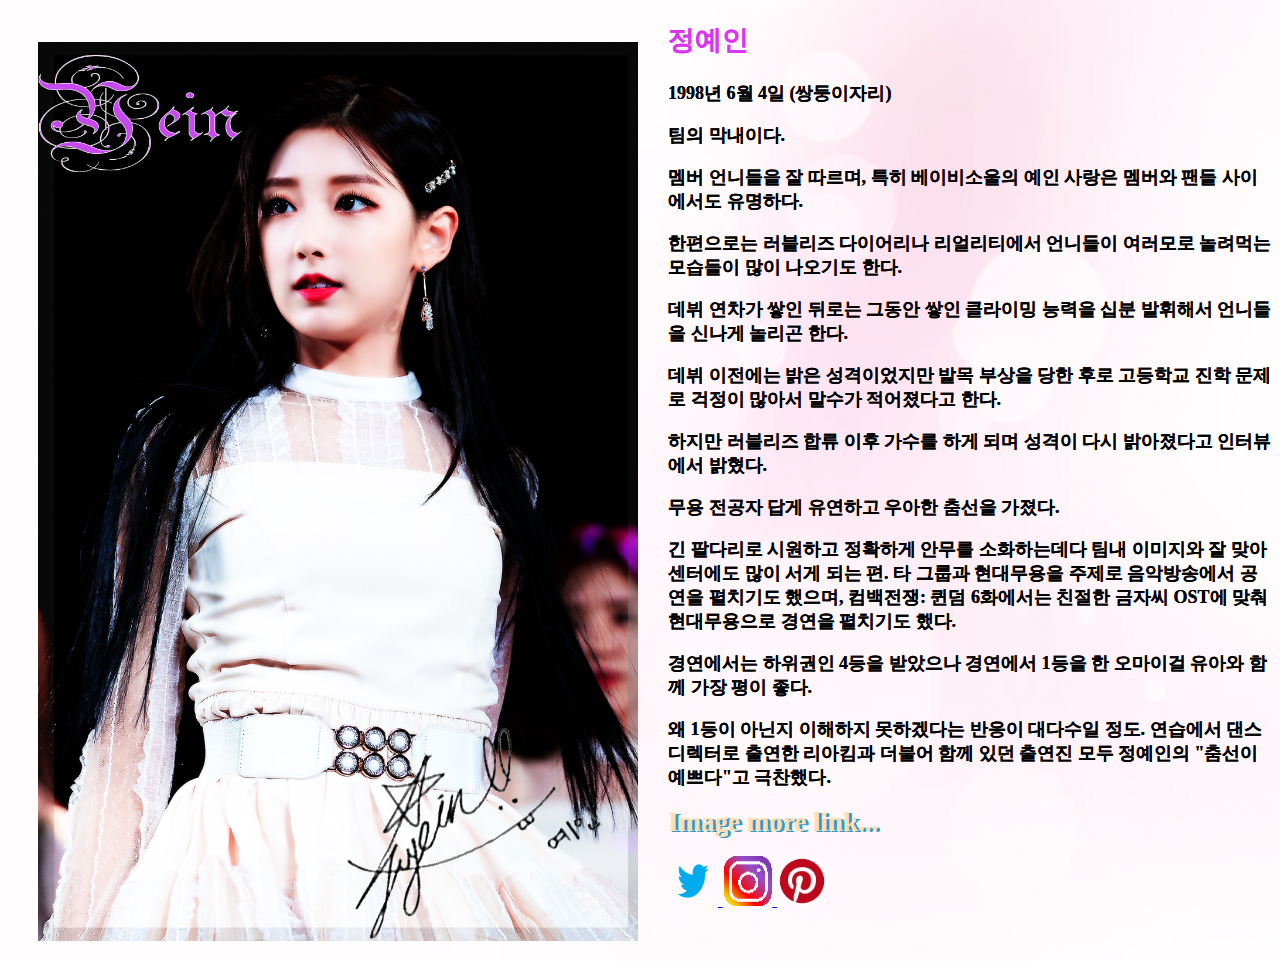
<file: yein.html>
<!doctype html>
<html>
<head>
<title>yein</title>
<meta charset="utf-8">
<link href="style.css" rel="stylesheet" type="text/css">
</head>

<body>
	<section id= "container">
	<div>
<a href="main.html" target="_self">
<img src="image/cover/yein cover.jpg" width="600" height="auto" class="shdow" alt="yein" align="left" vspace=20 hspace=30/>
		</a>
		</div>
		</setion>
<section id= "container">
    <div>
	<ul>
		<h2 style="color: #DD34F4">정예인</h2>
		<p>1998년 6월 4일 (쌍둥이자리)</p>
		<p>팀의 막내이다.
        <p>멤버 언니들을 잘 따르며, 특히 베이비소울의 예인 사랑은 멤버와 팬들 사이에서도 유명하다.</p>
		<p>한편으로는 러블리즈 다이어리나 리얼리티에서 언니들이 여러모로 놀려먹는 모습들이 많이 나오기도 한다.</p>
		<p>데뷔 연차가 쌓인 뒤로는 그동안 쌓인 클라이밍 능력을 십분 발휘해서 언니들을 신나게 놀리곤 한다.</p>
		<p>데뷔 이전에는 밝은 성격이었지만 발목 부상을 당한 후로 고등학교 진학 문제로 걱정이 많아서 말수가 적어졌다고 한다.</p>
		<p>하지만 러블리즈 합류 이후 가수를 하게 되며 성격이 다시 밝아졌다고 인터뷰에서 밝혔다.</p>
		<p>무용 전공자 답게 유연하고 우아한 춤선을 가졌다.
		<p>긴 팔다리로 시원하고 정확하게 안무를 소화하는데다 팀내 이미지와 잘 맞아 센터에도 많이 서게 되는 편.
		   타 그룹과 현대무용을 주제로 음악방송에서 공연을 펼치기도 했으며, 컴백전쟁: 퀸덤 6화에서는 친절한 금자씨 OST에 맞춰 현대무용으로 경연을 펼치기도 했다.</p>
		<p>경연에서는 하위권인 4등을 받았으나 경연에서 1등을 한 오마이걸 유아와 함께 가장 평이 좋다.
		<p>왜 1등이 아닌지 이해하지 못하겠다는 반응이 대다수일 정도.
		   연습에서 댄스 디렉터로 출연한 리아킴과 더불어 함께 있던 출연진 모두 정예인의 "춤선이 예쁘다"고 극찬했다.</p>

  </ul>
	</div>
	   <div> 
	                             <ul>
								  <p><pu><sh>Image more link...</sh></pu></p>
	                             </ul>
								  
	                            <p>
								<ul>
						            <a href="https://twitter.com/search?q=%EB%9F%AC%EB%B8%94%EB%A6%AC%EC%A6%88%20%EC%A0%95%EC%98%88%EC%9D%B8&src=typed_query&f=top" target="_blank">
									  <img src="image/logo/twitter logo.gif" width="50" height="50" alt="twitter"/>
										</a> 
										
	                               
	                                <a href="https://www.instagram.com/happpy_yein/?hl=ko" target="_blank">								      
									<img src="image/logo/instagram logo.gif" width="50" height="50" alt="instagram"/> 
								    </a>                                  
									
									<a href="https://www.pinterest.co.kr/search/pins/?q=%EB%9F%AC%EB%B8%94%EB%A6%AC%EC%A6%88%20%EC%A0%95%EC%98%88%EC%9D%B8&rs=typed&term_meta[]=%EB%9F%AC%EB%B8%94%EB%A6%AC%EC%A6%88%7Ctyped&term_meta[]=%EC%A0%95%EC%98%88%EC%9D%B8%7Ctyped" target="_blank">							   			
									<img src="image/logo/Pinterest-logo.gif" width="50" height="50" alt="pinterest"/>
                                </ul>
	                               </p>		
	                               </div> 
	                            


</section>
</body>

<footer>

</footer>
</html>
</file>
<file: style.css>
@charset "utf-8";
/* CSS Document */

<style>

    <h1></h1>
    <h2></h2>
    <h3></h3>




    lsg {
      font-size: 150px;
    }
    sg {
      font-size: 30px;
    }
    ssg {
	font-size: 20px;
    }


    .j {
      text-indent: 10em;
    }
    .k {text-indent: -2em;
    }


    sh {
	text-shadow: 3px 1px #3399cc;
	font-size: 150%;
}



    pi {color: pink;}
    gr {color: green;}
    bl {color: blue;}
    sk {color: skyblue;}
    yl {color: yellow;}
    pu {color: navajowhite;}
    ds {color: deepskyblue;}


  button {
    margin: 20px;
  }



header .logo{position: absolute; right: 35px; top: 75px;}
header .logo img{width: 100px;}



{
margin:0;
padding:0;
box-sizing: border-box;
}

body{
	background-image:
	font-weight: 300;
	font-weight: 700;
	background-image: url("image/cover/background cover.jpg");
	background-position: 100% 100%;
	background-repeat: no-repeat;
	font-size: large;
	text-align: left;
	text-shadow: 0px 0px;
	font-style: Cursive;

}


.container{
	position: absolute;
	left: 10%;
	top:  100%;
	transform: translate(-50%, -50%);
	perspective: 150px;

}

.flip-btn{
	width: 150px;
	height: 70px;
	color: white;
	text-align: center;
	line-height: 100px;
	transform-style: preserve-3d;
	transition: .5s;
	cursor: pointer;

}

.flip-btn:hover{
	transform: rotateX(-90deg);
}
.front{
	background-color: hotpink;
	height: 100px;
	transform: translateZ(50px);
}

.back{
	background-color: deeppink;
	height: 100px;
	transform: rotateX(90deg) translateZ(150px);
}

{
iframe src= "main.html" style= "width="1280" height="1024"
border: 3px dashed maron"
}


{
margin-left: auto;
 margin-right: auto;
}

.gridCentered .static,
.gridCentered .Masonry-Premount .Collection-Item {
  position: absolute;
  visibility: hidden;
}
.gridCentered .Masonry-Premount,
.gridCentered .Masonry-Premount .AutoSizer,
.gridCentered .Masonry-Premount .Collection {
  width: auto !important;
}

{
@media (min-width: 0px) and (max-width: 707px) {
  .gridCentered {
    width: 472px;
  }

  .gridCentered .Masonry-Premount .Collection-Item:nth-child(-n+2),
  .gridCentered .static:nth-child(-n+2) {
    position: static !important;
    visibility: visible !important;
    float: left;
    display: block;
  }
}

@media (min-width: 708px) and (max-width: 943px) {
  .gridCentered {
    width: 708px;
  }
  .gridCentered .Masonry-Premount .Collection-Item:nth-child(-n+3),
  .gridCentered .static:nth-child(-n+3) {
    position: static !important;
    visibility: visible !important;
    float: left;
    display: block;
  }
}

@media (min-width: 944px) and (max-width: 1179px) {
  .gridCentered {
    width: 944px;
  }
  .gridCentered .Masonry-Premount .Collection-Item:nth-child(-n+4),
  .gridCentered .static:nth-child(-n+4) {
    position: static !important;
    visibility: visible !important;
    float: left;
    display: block;
  }
}

@media (min-width: 1180px) and (max-width: 1415px) {
  .gridCentered {
    width: 1180px;
  }
  .gridCentered .Masonry-Premount .Collection-Item:nth-child(-n+5),
  .gridCentered .static:nth-child(-n+5) {
    position: static !important;
    visibility: visible !important;
    float: left;
    display: block;
  }
}

@media (min-width: 1416px) and (max-width: 1651px) {
  .gridCentered {
    width: 1416px;
  }
  .gridCentered .Masonry-Premount .Collection-Item:nth-child(-n+6),
  .gridCentered .static:nth-child(-n+6) {
    position: static !important;
    visibility: visible !important;
    float: left;
    display: block;
  }
}

@media (min-width: 1652px) and (max-width: 1887px) {
  .gridCentered {
    width: 1652px;
  }
  .gridCentered .Masonry-Premount .Collection-Item:nth-child(-n+7),
  .gridCentered .static:nth-child(-n+7) {
    position: static !important;
    visibility: visible !important;
    float: left;
    display: block;
  }
}

@media (min-width: 1888px) and (max-width: 2123px) {
  .gridCentered {
    width: 1888px;
  }
  .gridCentered .Masonry-Premount .Collection-Item:nth-child(-n+8),
  .gridCentered .static:nth-child(-n+8) {
    position: static !important;
    visibility: visible !important;
    float: left;
    display: block;
  }
}

@media (min-width: 2124px) and (max-width: 2359px) {
  .gridCentered {
    width: 2124px;
  }
  .gridCentered .Masonry-Premount .Collection-Item:nth-child(-n+9),
  .gridCentered .static:nth-child(-n+9) {
    position: static !important;
    visibility: visible !important;
    float: left;
    display: block;
  }
}

@media (min-width: 2360px) and (max-width: 2595px) {
  .gridCentered {
    width: 2360px;
  }
  .gridCentered .Masonry-Premount .Collection-Item:nth-child(-n+10),
  .gridCentered .static:nth-child(-n+10) {
    position: static !important;
    visibility: visible !important;
    float: left;
    display: block;
  }
}

@media (min-width: 2596px) and (max-width: 2831px) {
  .gridCentered {
    width: 2596px;
  }
  .gridCentered .Masonry-Premount .Collection-Item:nth-child(-n+11),
  .gridCentered .static:nth-child(-n+11) {
    position: static !important;
    visibility: visible !important;
    float: left;
    display: block;
  }
}

@media (min-width: 2832px) and (max-width: 3067px) {
  .gridCentered {
    width: 2832px;
  }
  .gridCentered .Masonry-Premount .Collection-Item:nth-child(-n+12),
  .gridCentered .static:nth-child(-n+12) {
    position: static !important;
    visibility: visible !important;
    float: left;
    display: block;
  }
}

@media (min-width: 3068px) and (max-width: 3303px) {
  .gridCentered {
    width: 3068px;
  }
  .gridCentered .Masonry-Premount .Collection-Item:nth-child(-n+13),
  .gridCentered .static:nth-child(-n+13) {
    position: static !important;
    visibility: visible !important;
    float: left;
    display: block;
  }
}

@media (min-width: 3304px) and (max-width: 3539px) {
  .gridCentered {
    width: 3304px;
  }
  .gridCentered .Masonry-Premount .Collection-Item:nth-child(-n+14),
  .gridCentered .static:nth-child(-n+14) {
    position: static !important;
    visibility: visible !important;
    float: left;
    display: block;
  }
}

@media (min-width: 3540px) and (max-width: 3775px) {
  .gridCentered {
    width: 3540px;
  }
  .gridCentered .Masonry-Premount .Collection-Item:nth-child(-n+15),
  .gridCentered .static:nth-child(-n+15) {
    position: static !important;
    visibility: visible !important;
    float: left;
    display: block;
  }
}

@media (min-width: 3776px) and (max-width: 4011px) {
  .gridCentered {
    width: 3776px;
  }
  .gridCentered .Masonry-Premount .Collection-Item:nth-child(-n+16),
  .gridCentered .static:nth-child(-n+16) {
    position: static !important;
    visibility: visible !important;
    float: left;
    display: block;
	  

</style>
</file>
